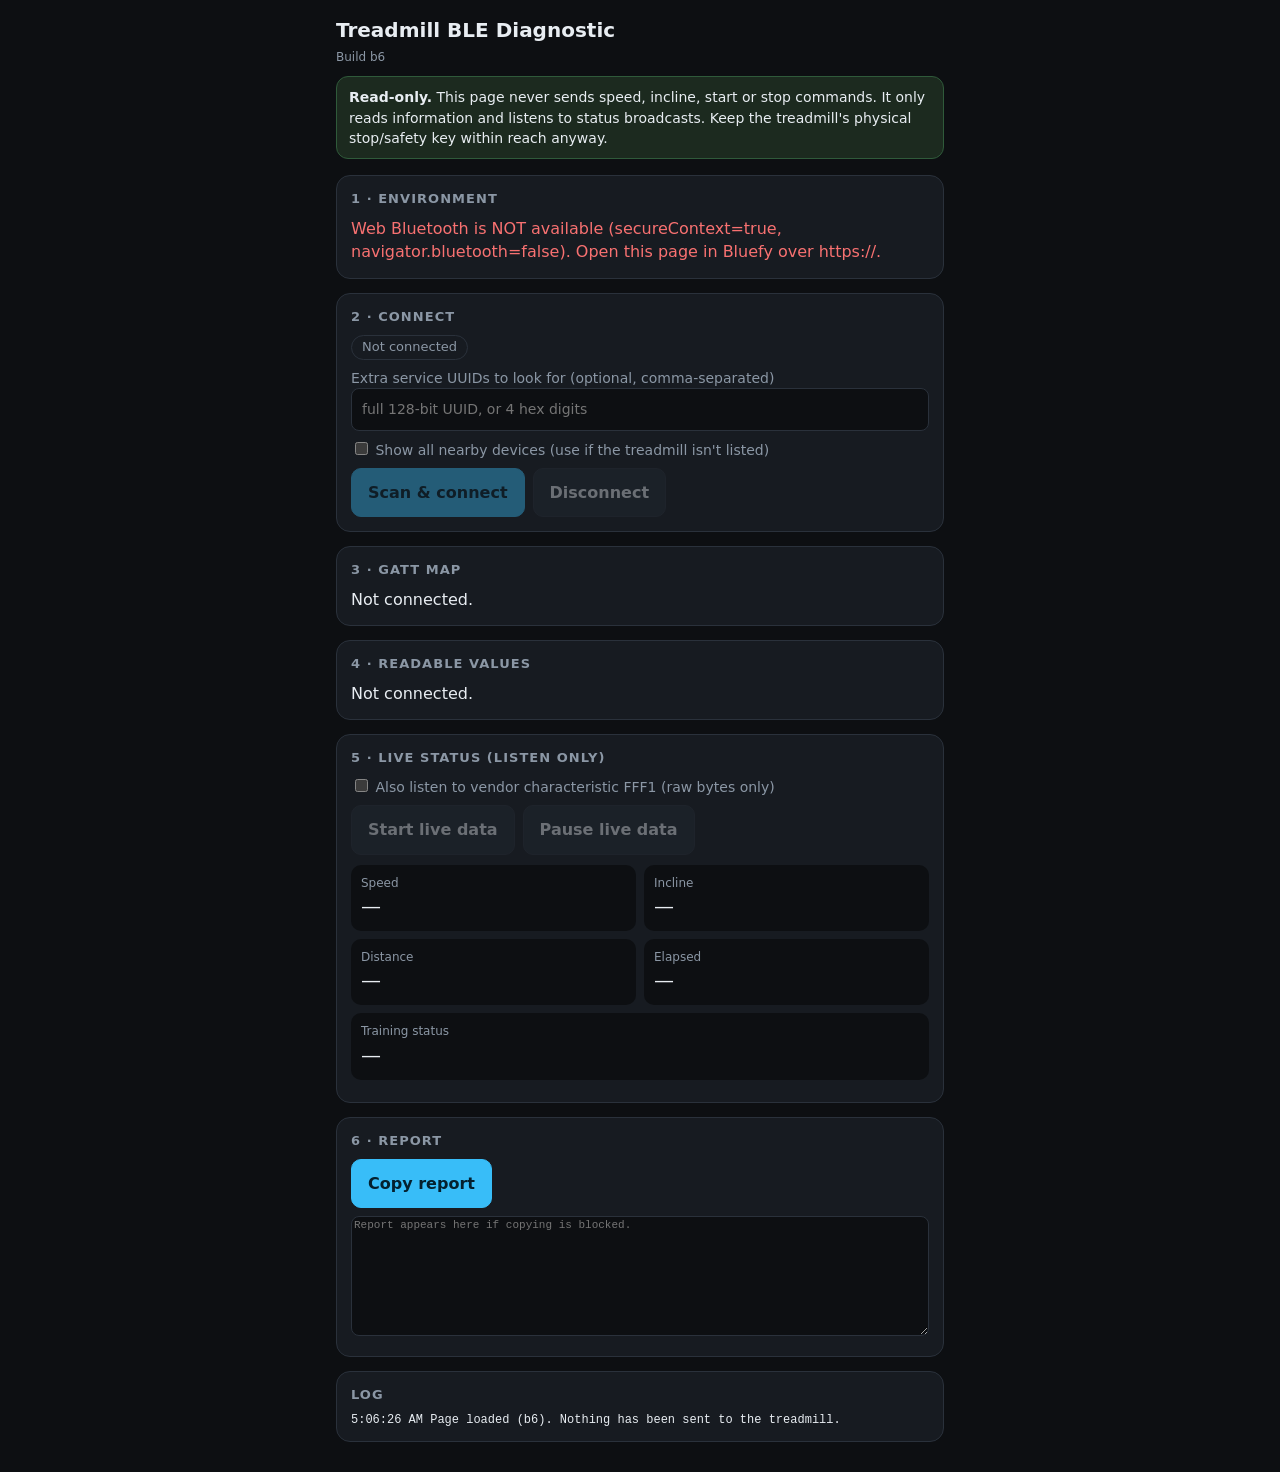
<file: diag/index.html>
<!doctype html>
<html lang="en">
<head>
<meta charset="utf-8">
<meta name="viewport" content="width=device-width, initial-scale=1">
<title>Treadmill BLE Diagnostic</title>
<style>
  :root { color-scheme: dark; --bg:#0d0f12; --card:#171b21; --line:#2a313b; --fg:#e8edf2; --dim:#8b97a5; --ok:#4ade80; --warn:#fbbf24; --err:#f87171; --accent:#38bdf8; }
  * { box-sizing: border-box; }
  body { margin:0; padding:16px; background:var(--bg); color:var(--fg); font:16px/1.45 -apple-system, system-ui, sans-serif; max-width:640px; margin-inline:auto; }
  h1 { font-size:20px; margin:0 0 4px; }
  h2 { font-size:13px; letter-spacing:.08em; text-transform:uppercase; color:var(--dim); margin:0 0 8px; }
  .banner { background:#1c2a1f; border:1px solid #2f5a3a; border-radius:12px; padding:10px 12px; margin:10px 0 16px; font-size:14px; }
  section { background:var(--card); border:1px solid var(--line); border-radius:14px; padding:14px; margin-bottom:14px; }
  button { font:inherit; font-weight:600; padding:12px 16px; border-radius:10px; border:1px solid var(--line); background:#222a33; color:var(--fg); min-height:48px; }
  button.primary { background:var(--accent); color:#04202e; border-color:var(--accent); }
  button:disabled { opacity:.4; }
  .row { display:flex; gap:8px; flex-wrap:wrap; margin-top:8px; }
  label { display:block; font-size:14px; color:var(--dim); margin-top:8px; }
  input[type=text] { width:100%; padding:10px; border-radius:8px; border:1px solid var(--line); background:#0d0f12; color:var(--fg); font:inherit; }
  .pill { display:inline-block; padding:2px 10px; border-radius:99px; border:1px solid var(--line); font-size:13px; color:var(--dim); }
  .pill.ok, .ok { color:var(--ok); } .warn { color:var(--warn); } .err { color:var(--err); }
  .grid { display:grid; grid-template-columns:1fr 1fr; gap:8px; }
  .big { background:#0d0f12; border-radius:10px; padding:10px; }
  .big small { color:var(--dim); display:block; font-size:12px; }
  .big div { font-size:20px; font-variant-numeric:tabular-nums; }
  .svc { font:13px ui-monospace, monospace; margin-top:8px; word-break:break-all; }
  .svc.missing, .chr.danger { color:var(--dim); }
  .chr { font:12px ui-monospace, monospace; margin-left:14px; color:var(--dim); word-break:break-all; }
  .read { margin-bottom:8px; font-size:14px; } .read b { display:block; } .read code { display:block; color:var(--dim); font-size:12px; word-break:break-all; }
  #log { font:12px ui-monospace, monospace; max-height:240px; overflow:auto; }
  #liveRaw { font:12px ui-monospace, monospace; color:var(--dim); margin-top:8px; word-break:break-all; }
  textarea { width:100%; height:120px; margin-top:8px; background:#0d0f12; color:var(--fg); border:1px solid var(--line); border-radius:8px; font:11px ui-monospace, monospace; }
</style>
</head>
<body>
<h1>Treadmill BLE Diagnostic</h1>
<div id="build" style="color:var(--dim);font-size:12px"></div>
<div class="banner"><b>Read-only.</b> This page never sends speed, incline, start or stop commands. It only reads information and listens to status broadcasts. Keep the treadmill's physical stop/safety key within reach anyway.</div>

<section>
  <h2>1 · Environment</h2>
  <div id="env">Checking…</div>
</section>

<section>
  <h2>2 · Connect</h2>
  <span id="state" class="pill">Not connected</span>
  <label>Extra service UUIDs to look for (optional, comma-separated)
    <input id="extra" type="text" placeholder="full 128-bit UUID, or 4 hex digits" autocapitalize="off" autocorrect="off">
  </label>
  <label><input id="all" type="checkbox"> Show all nearby devices (use if the treadmill isn't listed)</label>
  <div class="row">
    <button id="connect" class="primary">Scan &amp; connect</button>
    <button id="disconnect" disabled>Disconnect</button>
  </div>
</section>

<section>
  <h2>3 · GATT map</h2>
  <div id="gatt">Not connected.</div>
</section>

<section>
  <h2>4 · Readable values</h2>
  <div id="reads">Not connected.</div>
</section>

<section>
  <h2>5 · Live status (listen only)</h2>
  <label><input id="fff1" type="checkbox"> Also listen to vendor characteristic FFF1 (raw bytes only)</label>
  <div class="row">
    <button id="listen" disabled>Start live data</button>
    <button id="unlisten" disabled>Pause live data</button>
  </div>
  <div class="grid" style="margin-top:10px">
    <div class="big"><small>Speed</small><div id="vSpeed">—</div></div>
    <div class="big"><small>Incline</small><div id="vIncline">—</div></div>
    <div class="big"><small>Distance</small><div id="vDist">—</div></div>
    <div class="big"><small>Elapsed</small><div id="vTime">—</div></div>
    <div class="big" style="grid-column:span 2"><small>Training status</small><div id="vStatus">—</div></div>
  </div>
  <div id="liveRaw"></div>
</section>

<section>
  <h2>6 · Report</h2>
  <button id="copy" class="primary">Copy report</button>
  <textarea id="reportBox" placeholder="Report appears here if copying is blocked." readonly></textarea>
</section>

<section>
  <h2>Log</h2>
  <div id="log"></div>
</section>

<script type="module" src="./app.js?v=b6"></script>
</body>
</html>
</file>
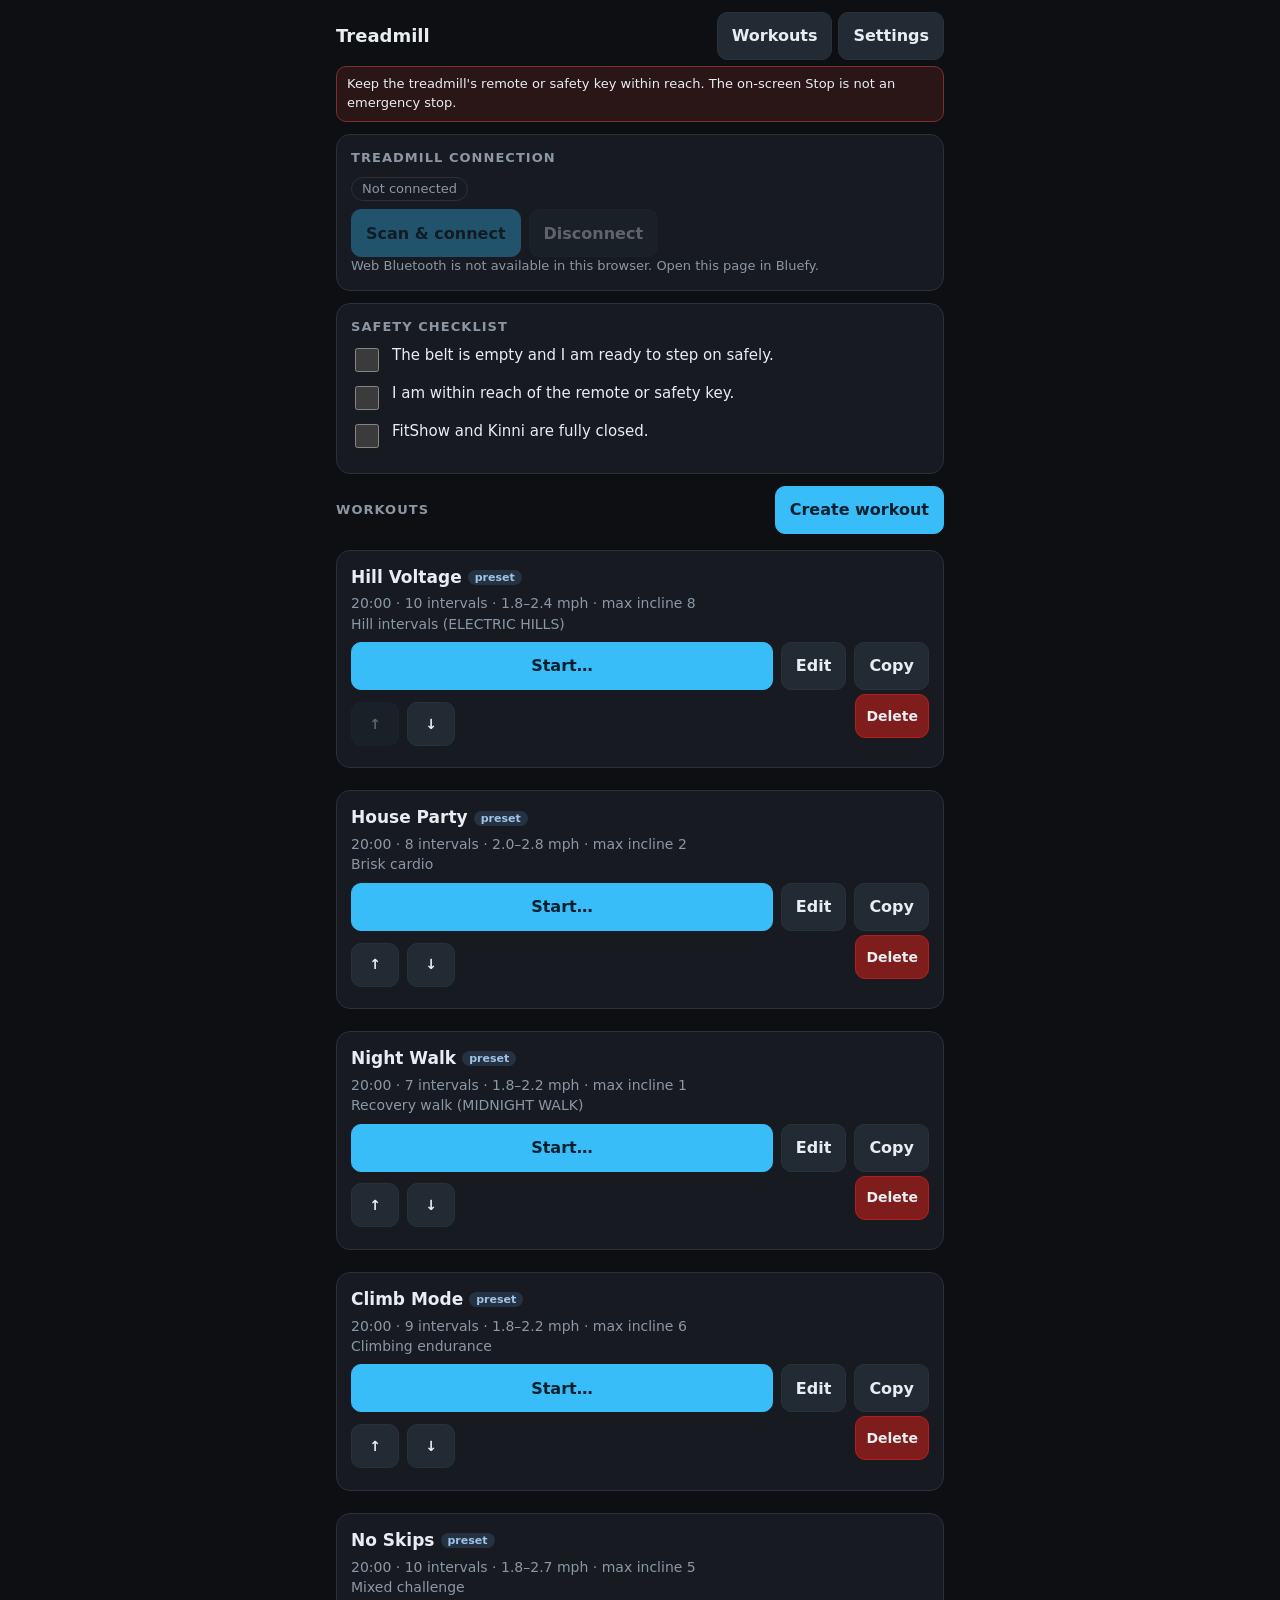
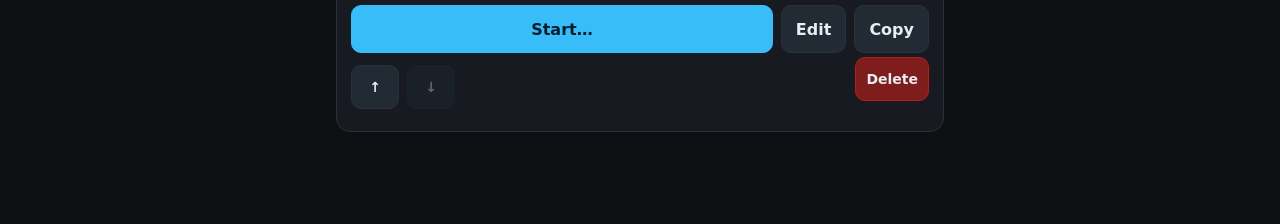
<file: site/app/index.html>
<!doctype html>
<html lang="en">
<head>
<meta charset="utf-8">
<meta name="viewport" content="width=device-width, initial-scale=1, viewport-fit=cover">
<meta name="color-scheme" content="dark">
<title>Treadmill</title>
<link rel="stylesheet" href="./style.css?v=a1">
</head>
<body>
<div id="app">
  <div id="shell"></div>
  <main id="view" aria-live="polite"></main>
</div>
<noscript>This app needs JavaScript.</noscript>
<script type="module" src="./main.js?v=a5"></script>
</body>
</html>
</file>
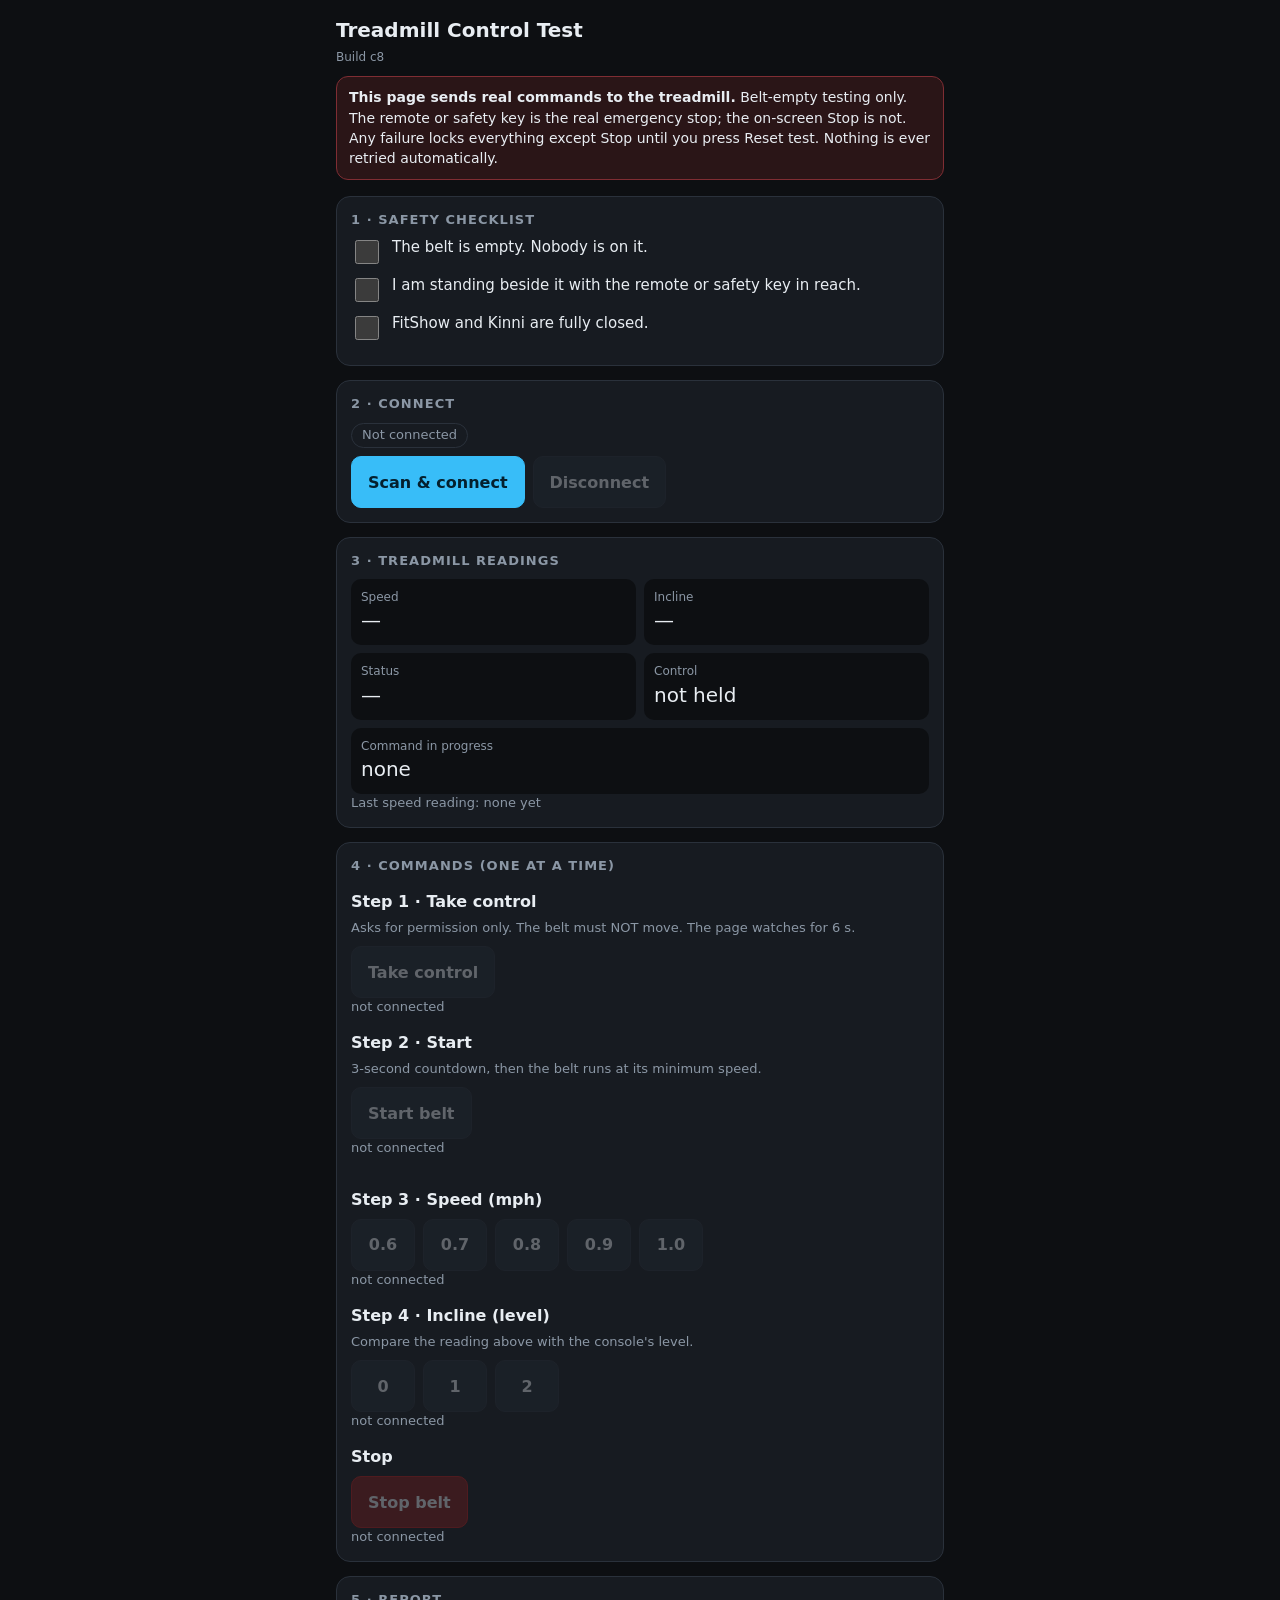
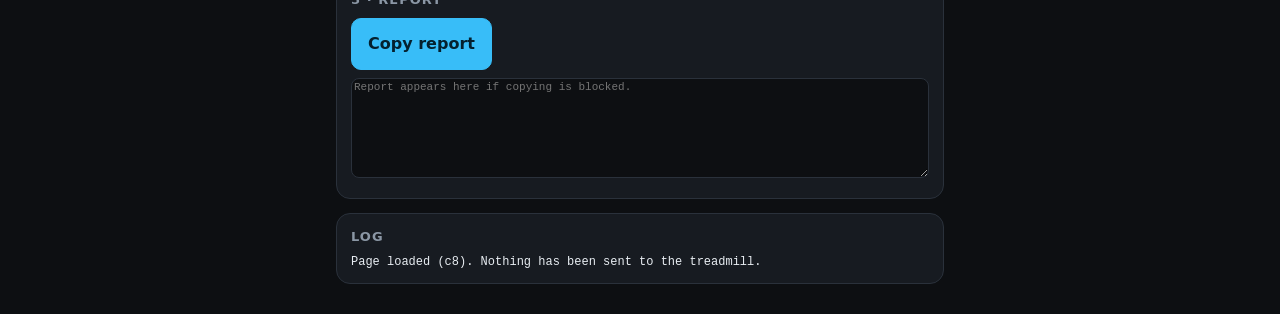
<file: site/control/index.html>
<!doctype html>
<html lang="en">
<head>
<meta charset="utf-8">
<meta name="viewport" content="width=device-width, initial-scale=1">
<title>Treadmill Control Test (belt empty)</title>
<style>
  :root { color-scheme: dark; --bg:#0d0f12; --card:#171b21; --line:#2a313b; --fg:#e8edf2; --dim:#8b97a5; --ok:#4ade80; --warn:#fbbf24; --err:#f87171; --accent:#38bdf8; }
  * { box-sizing: border-box; }
  body { margin:0; padding:16px; background:var(--bg); color:var(--fg); font:16px/1.45 -apple-system, system-ui, sans-serif; max-width:640px; margin-inline:auto; }
  h1 { font-size:20px; margin:0 0 4px; }
  h2 { font-size:13px; letter-spacing:.08em; text-transform:uppercase; color:var(--dim); margin:0 0 8px; }
  .banner { background:#2a1517; border:1px solid #7f2d33; border-radius:12px; padding:10px 12px; margin:10px 0 16px; font-size:14px; }
  .lock { background:#3a1215; border:2px solid var(--err); border-radius:12px; padding:12px; margin-bottom:14px; }
  .lock b { color:var(--err); font-size:18px; display:block; }
  section { background:var(--card); border:1px solid var(--line); border-radius:14px; padding:14px; margin-bottom:14px; }
  button { font:inherit; font-weight:600; padding:12px 16px; border-radius:10px; border:1px solid var(--line); background:#222a33; color:var(--fg); min-height:52px; min-width:64px; }
  button.primary { background:var(--accent); color:#04202e; border-color:var(--accent); }
  button.danger { background:#7f1d1d; border-color:#b91c1c; }
  button:disabled { opacity:.35; }
  button.attn { outline:3px solid var(--warn); outline-offset:2px; }
  .row { display:flex; gap:8px; flex-wrap:wrap; margin-top:8px; }
  label.chk { display:flex; gap:10px; align-items:flex-start; margin:8px 0; font-size:15px; }
  label.chk input { width:24px; height:24px; flex:none; }
  .pill { display:inline-block; padding:2px 10px; border-radius:99px; border:1px solid var(--line); font-size:13px; color:var(--dim); }
  .pill.ok, .ok { color:var(--ok); } .warn { color:var(--warn); } .err { color:var(--err); }
  .grid { display:grid; grid-template-columns:1fr 1fr; gap:8px; }
  .big { background:#0d0f12; border-radius:10px; padding:10px; }
  .big small { color:var(--dim); display:block; font-size:12px; }
  .big div { font-size:20px; font-variant-numeric:tabular-nums; }
  .step { margin-top:14px; } .step b { display:block; margin-bottom:2px; }
  .why { color:var(--dim); font-size:13px; min-height:1.2em; }
  #log { font:12px ui-monospace, monospace; max-height:260px; overflow:auto; }
  #log .err { color:var(--err); }
  textarea { width:100%; height:100px; margin-top:8px; background:#0d0f12; color:var(--fg); border:1px solid var(--line); border-radius:8px; font:11px ui-monospace, monospace; }
</style>
</head>
<body>
<h1>Treadmill Control Test</h1>
<div id="build" style="color:var(--dim);font-size:12px"></div>
<div class="banner"><b>This page sends real commands to the treadmill.</b> Belt-empty testing only. The remote or safety key is the real emergency stop; the on-screen Stop is not. Any failure locks everything except Stop until you press Reset test. Nothing is ever retried automatically.</div>

<div id="lock" class="lock" hidden>
  <b id="lockReason"></b>
  <div id="lockDetail"></div>
  <div id="recoveryHelp" hidden style="margin-top:10px">
    <b style="font-size:16px">RECOVERY: the belt is moving</b>
    The remote or safety key is the fastest way to stop it. From this page: <b style="display:inline;font-size:inherit">1.</b> tap <i>Take control</i> and wait for "none", then <b style="display:inline;font-size:inherit">2.</b> tap <i>Stop belt</i>. Start, speed and incline stay disabled. Nothing runs by itself.
  </div>
  <div class="row"><button id="reset">Reset test</button></div>
</div>

<section>
  <h2>1 · Safety checklist</h2>
  <label class="chk"><input type="checkbox" class="arm"> The belt is empty. Nobody is on it.</label>
  <label class="chk"><input type="checkbox" class="arm"> I am standing beside it with the remote or safety key in reach.</label>
  <label class="chk"><input type="checkbox" class="arm"> FitShow and Kinni are fully closed.</label>
</section>

<section>
  <h2>2 · Connect</h2>
  <span id="state" class="pill">Not connected</span>
  <div class="row">
    <button id="connect" class="primary">Scan &amp; connect</button>
    <button id="disconnect" disabled>Disconnect</button>
  </div>
</section>

<section>
  <h2>3 · Treadmill readings</h2>
  <div class="grid">
    <div class="big"><small>Speed</small><div id="vSpeed">—</div></div>
    <div class="big"><small>Incline</small><div id="vIncline">—</div></div>
    <div class="big"><small>Status</small><div id="vStatus">—</div></div>
    <div class="big"><small>Control</small><div id="vControl">not held</div></div>
    <div class="big" style="grid-column:span 2"><small>Command in progress</small><div id="vPending">none</div></div>
  </div>
  <div class="why" id="vAge">Last speed reading: none yet</div>
</section>

<section>
  <h2>4 · Commands (one at a time)</h2>
  <div class="step"><b>Step 1 · Take control</b><span class="why">Asks for permission only. The belt must NOT move. The page watches for 6 s.</span>
    <div class="row"><button id="bControl" disabled>Take control</button></div><div class="why" id="wControl"></div></div>
  <div class="step"><b>Step 2 · Start</b><span class="why">3-second countdown, then the belt runs at its minimum speed.</span>
    <div class="row"><button id="bStart" disabled>Start belt</button></div><div class="why" id="wStart"></div><div class="why warn" id="startWarn"></div></div>
  <div class="step"><b>Step 3 · Speed (mph)</b>
    <div class="row" id="speedRow"></div><div class="why" id="wSpeed"></div></div>
  <div class="step"><b>Step 4 · Incline (level)</b><span class="why">Compare the reading above with the console's level.</span>
    <div class="row" id="inclineRow"></div><div class="why" id="wIncline"></div></div>
  <div class="step"><b>Stop</b>
    <div class="row"><button id="bStop" class="danger" disabled>Stop belt</button></div><div class="why" id="wStop"></div></div>
</section>

<section>
  <h2>5 · Report</h2>
  <button id="copy" class="primary">Copy report</button>
  <textarea id="reportBox" placeholder="Report appears here if copying is blocked." readonly></textarea>
</section>

<section>
  <h2>Log</h2>
  <div id="log"></div>
</section>

<script type="module" src="./app.js?v=c8"></script>
</body>
</html>
</file>
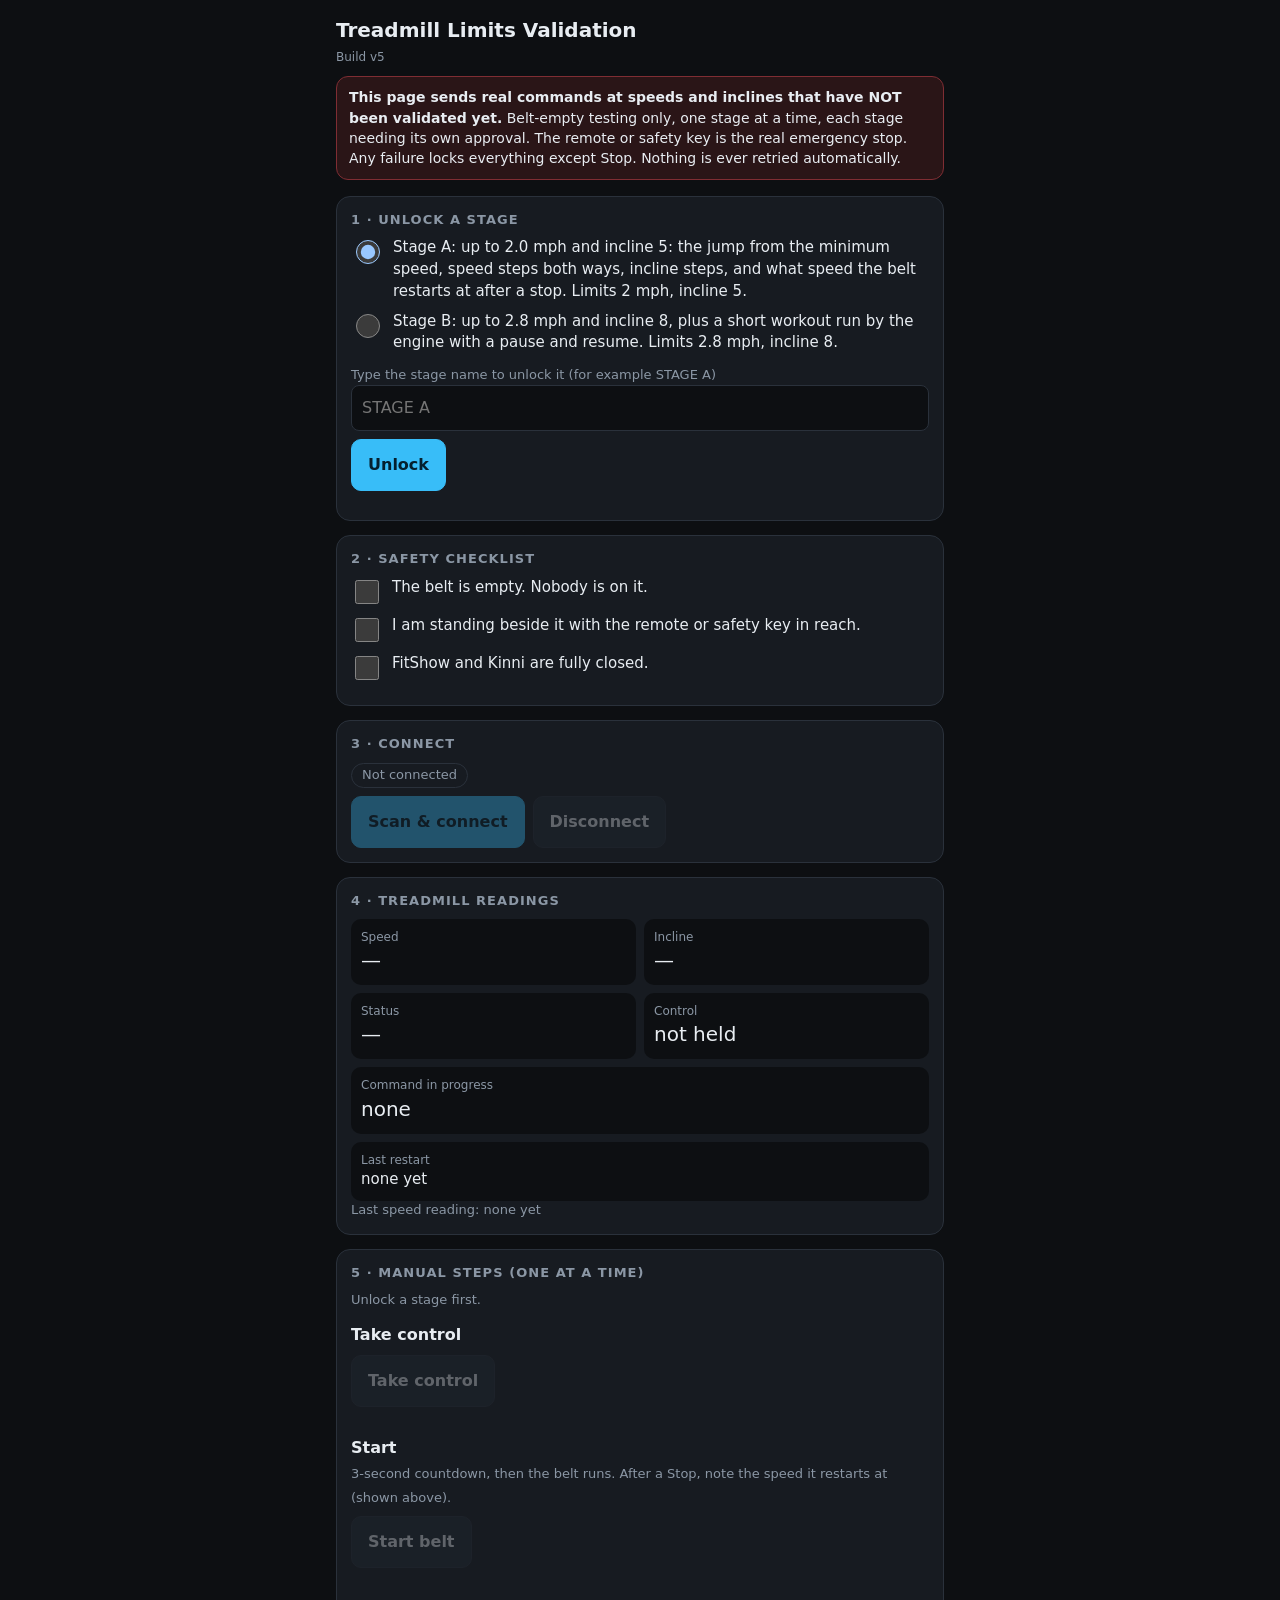
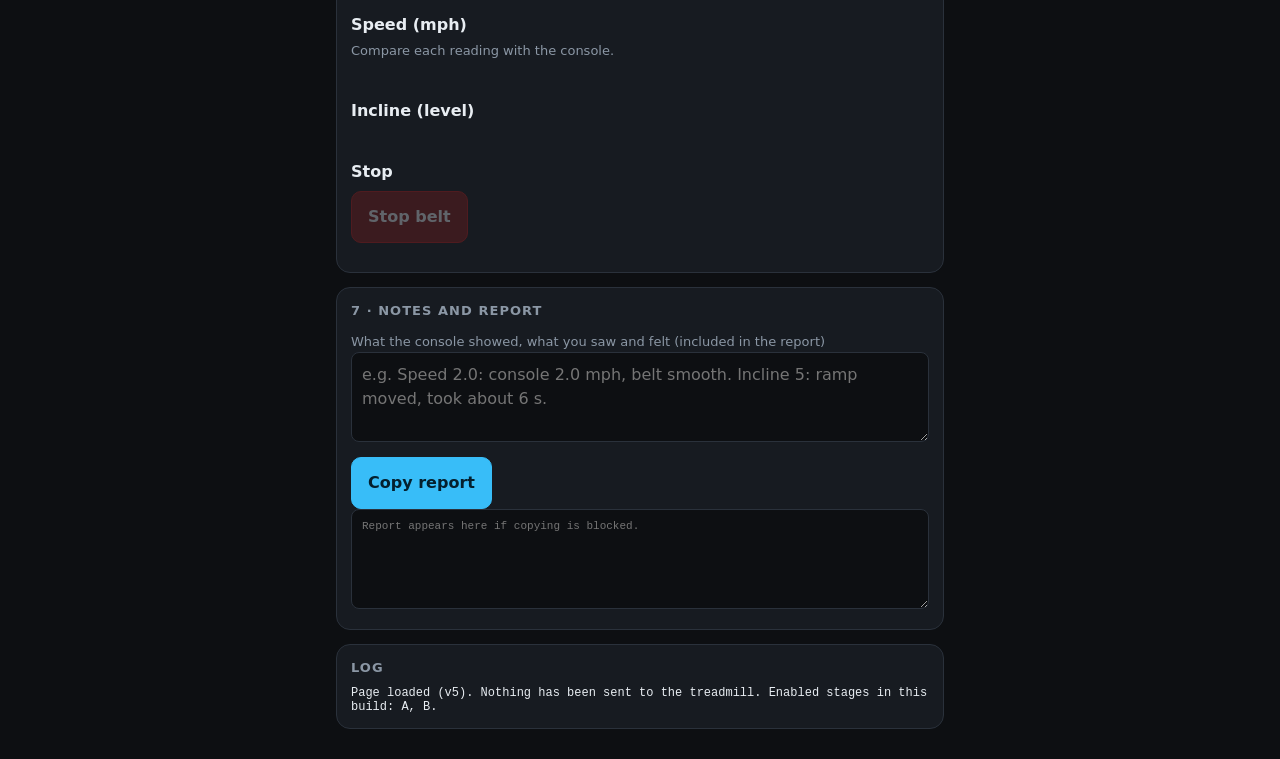
<file: site/validate/index.html>
<!doctype html>
<html lang="en">
<head>
<meta charset="utf-8">
<meta name="viewport" content="width=device-width, initial-scale=1">
<title>Treadmill Limits Validation (belt empty)</title>
<style>
  :root { color-scheme: dark; --bg:#0d0f12; --card:#171b21; --line:#2a313b; --fg:#e8edf2; --dim:#8b97a5; --ok:#4ade80; --warn:#fbbf24; --err:#f87171; --accent:#38bdf8; }
  * { box-sizing: border-box; }
  body { margin:0; padding:16px; background:var(--bg); color:var(--fg); font:16px/1.45 -apple-system, system-ui, sans-serif; max-width:640px; margin-inline:auto; }
  h1 { font-size:20px; margin:0 0 4px; }
  h2 { font-size:13px; letter-spacing:.08em; text-transform:uppercase; color:var(--dim); margin:0 0 8px; }
  .banner { background:#2a1517; border:1px solid #7f2d33; border-radius:12px; padding:10px 12px; margin:10px 0 16px; font-size:14px; }
  .lock { background:#3a1215; border:2px solid var(--err); border-radius:12px; padding:12px; margin-bottom:14px; }
  .lock b.t { color:var(--err); font-size:18px; display:block; }
  section { background:var(--card); border:1px solid var(--line); border-radius:14px; padding:14px; margin-bottom:14px; }
  button { font:inherit; font-weight:600; padding:12px 16px; border-radius:10px; border:1px solid var(--line); background:#222a33; color:var(--fg); min-height:52px; min-width:64px; }
  button.primary { background:var(--accent); color:#04202e; border-color:var(--accent); }
  button.danger { background:#7f1d1d; border-color:#b91c1c; }
  button:disabled { opacity:.35; }
  button.attn { outline:3px solid var(--warn); outline-offset:2px; }
  .row { display:flex; gap:8px; flex-wrap:wrap; margin-top:8px; }
  label.chk { display:flex; gap:10px; align-items:flex-start; margin:8px 0; font-size:15px; }
  label.chk input { width:24px; height:24px; flex:none; }
  input[type=text], textarea { width:100%; padding:10px; border-radius:8px; border:1px solid var(--line); background:#0d0f12; color:var(--fg); font:inherit; }
  textarea { height:90px; }
  .pill { display:inline-block; padding:2px 10px; border-radius:99px; border:1px solid var(--line); font-size:13px; color:var(--dim); }
  .pill.ok, .ok { color:var(--ok); } .warn { color:var(--warn); } .err { color:var(--err); }
  .grid { display:grid; grid-template-columns:1fr 1fr; gap:8px; }
  .big { background:#0d0f12; border-radius:10px; padding:10px; }
  .big small { color:var(--dim); display:block; font-size:12px; }
  .big div { font-size:20px; font-variant-numeric:tabular-nums; }
  .step { margin-top:14px; } .step b { display:block; margin-bottom:2px; }
  .why { color:var(--dim); font-size:13px; min-height:1.2em; }
  #log { font:12px ui-monospace, monospace; max-height:260px; overflow:auto; }
  #log .err { color:var(--err); }
  #reportBox { height:100px; font:11px ui-monospace, monospace; }
</style>
</head>
<body>
<h1>Treadmill Limits Validation</h1>
<div id="build" style="color:var(--dim);font-size:12px"></div>
<div class="banner"><b>This page sends real commands at speeds and inclines that have NOT been validated yet.</b> Belt-empty testing only, one stage at a time, each stage needing its own approval. The remote or safety key is the real emergency stop. Any failure locks everything except Stop. Nothing is ever retried automatically.</div>

<div id="lock" class="lock" hidden>
  <b class="t" id="lockReason"></b>
  <div id="lockDetail"></div>
  <div id="recoveryHelp" hidden style="margin-top:10px">
    <b>RECOVERY: the belt is moving.</b> The remote or safety key is the fastest way to stop it. From this page: tap <i>Take control</i>, wait for "none", then tap <i>Stop belt</i>. Nothing else is offered and nothing runs by itself.
  </div>
  <div class="row"><button id="reset" disabled>Reset test</button></div>
</div>

<section>
  <h2>1 · Unlock a stage</h2>
  <div id="stageList"></div>
  <label class="why" for="unlockInput">Type the stage name to unlock it (for example STAGE A)</label>
  <input id="unlockInput" type="text" autocapitalize="characters" autocorrect="off" spellcheck="false" placeholder="STAGE A">
  <div class="row"><button id="unlockBtn" class="primary">Unlock</button></div>
  <div class="why" id="unlockMsg"></div>
</section>

<section>
  <h2>2 · Safety checklist</h2>
  <label class="chk"><input type="checkbox" class="arm"> The belt is empty. Nobody is on it.</label>
  <label class="chk"><input type="checkbox" class="arm"> I am standing beside it with the remote or safety key in reach.</label>
  <label class="chk"><input type="checkbox" class="arm"> FitShow and Kinni are fully closed.</label>
</section>

<section>
  <h2>3 · Connect</h2>
  <span id="state" class="pill">Not connected</span>
  <div class="row">
    <button id="connect" class="primary" disabled>Scan &amp; connect</button>
    <button id="disconnect" disabled>Disconnect</button>
  </div>
</section>

<section>
  <h2>4 · Treadmill readings</h2>
  <div class="grid">
    <div class="big"><small>Speed</small><div id="vSpeed">—</div></div>
    <div class="big"><small>Incline</small><div id="vIncline">—</div></div>
    <div class="big"><small>Status</small><div id="vStatus">—</div></div>
    <div class="big"><small>Control</small><div id="vControl">not held</div></div>
    <div class="big" style="grid-column:span 2"><small>Command in progress</small><div id="vPending">none</div></div>
    <div class="big" style="grid-column:span 2"><small>Last restart</small><div id="vRestart" style="font-size:15px">none yet</div></div>
  </div>
  <div class="why" id="vAge">Last speed reading: none yet</div>
</section>

<section>
  <h2>5 · Manual steps (one at a time)</h2>
  <div class="why" id="limitsNote">Unlock a stage first.</div>
  <div class="step"><b>Take control</b><div class="row"><button id="bControl" disabled>Take control</button></div><div class="why" id="wControl"></div></div>
  <div class="step"><b>Start</b><span class="why">3-second countdown, then the belt runs. After a Stop, note the speed it restarts at (shown above).</span>
    <div class="row"><button id="bStart" disabled>Start belt</button></div><div class="why" id="wStart"></div><div class="why warn" id="startWarn"></div></div>
  <div class="step"><b>Speed (mph)</b><span class="why">Compare each reading with the console.</span>
    <div class="row" id="speedRow"></div><div class="why" id="wSpeed"></div></div>
  <div class="step"><b>Incline (level)</b><div class="row" id="inclineRow"></div><div class="why" id="wIncline"></div></div>
  <div class="step"><b>Stop</b><div class="row"><button id="bStop" class="danger" disabled>Stop belt</button></div><div class="why" id="wStop"></div></div>
</section>

<section id="enginePanel" hidden>
  <h2>6 · Short workout run (engine)</h2>
  <div class="why">Runs a short interval workout through the workout engine, including a pause and resume. Manual steps are disabled while it is active.</div>
  <div class="grid" style="margin-top:8px">
    <div class="big"><small>Workout state</small><div id="eState">—</div></div>
    <div class="big"><small>Elapsed / total</small><div id="eTime">—</div></div>
    <div class="big" style="grid-column:span 2"><small>Interval</small><div id="eInterval" style="font-size:15px">—</div></div>
  </div>
  <div class="row">
    <button id="eLoad" disabled>Load workout</button>
    <button id="eBegin" disabled>Start workout</button>
    <button id="ePause" disabled>Pause</button>
    <button id="eResume" disabled>Resume</button>
    <button id="eStop" class="danger" disabled>Stop workout</button>
    <button id="eAck" disabled>Belt is stopped: close fault</button>
  </div>
  <div class="why warn" id="beginWarn"></div>
  <div class="why" id="eNote"></div>
</section>

<section>
  <h2>7 · Notes and report</h2>
  <label class="why" for="notes">What the console showed, what you saw and felt (included in the report)</label>
  <textarea id="notes" placeholder="e.g. Speed 2.0: console 2.0 mph, belt smooth. Incline 5: ramp moved, took about 6 s."></textarea>
  <div class="row"><button id="copy" class="primary">Copy report</button></div>
  <textarea id="reportBox" readonly placeholder="Report appears here if copying is blocked."></textarea>
</section>

<section>
  <h2>Log</h2>
  <div id="log"></div>
</section>

<script type="module" src="./app.js?v=v5"></script>
</body>
</html>
</file>
<file: site/app/style.css>
:root { color-scheme: dark; --bg:#0d0f12; --card:#171b21; --card2:#1d232b; --line:#2a313b; --fg:#e8edf2; --dim:#8b97a5; --ok:#4ade80; --warn:#fbbf24; --err:#f87171; --info:#38bdf8; --accent:#38bdf8; }
* { box-sizing: border-box; -webkit-tap-highlight-color: transparent; }
[hidden] { display: none !important; } /* my button/row styles set display, which would otherwise override the hidden attribute */
html { -webkit-text-size-adjust: 100%; }
body { margin:0; background:var(--bg); color:var(--fg); font:16px/1.45 -apple-system, system-ui, sans-serif; }
#app { max-width:640px; margin:0 auto; padding:12px 16px 80px; }
header.top { display:flex; align-items:center; justify-content:space-between; gap:8px; margin-bottom:6px; }
header.top h1 { font-size:18px; margin:0; }
header.top nav { display:flex; gap:6px; }
.strip { background:#2a1517; border:1px solid #7f2d33; border-radius:10px; padding:8px 10px; font-size:13px; margin-bottom:12px; }
h2 { font-size:13px; letter-spacing:.08em; text-transform:uppercase; color:var(--dim); margin:0 0 8px; }
h3 { font-size:17px; margin:0 0 4px; }
section.card, .card { background:var(--card); border:1px solid var(--line); border-radius:14px; padding:14px; margin-bottom:12px; }
.card.inner { background:var(--card2); margin-bottom:8px; }
button, .btn { font:inherit; font-weight:600; padding:10px 14px; border-radius:10px; border:1px solid var(--line); background:#222a33; color:var(--fg); min-height:48px; min-width:48px; cursor:pointer; text-decoration:none; display:inline-flex; align-items:center; justify-content:center; }
button.primary { background:var(--accent); color:#04202e; border-color:var(--accent); }
button.danger { background:#7f1d1d; border-color:#b91c1c; }
button.small { min-height:44px; padding:6px 10px; font-size:14px; }
button:disabled { opacity:.35; cursor:default; }
button.attn { outline:3px solid var(--warn); outline-offset:2px; }
.row { display:flex; gap:8px; flex-wrap:wrap; align-items:center; margin-top:8px; }
.row.tight { margin-top:4px; }
.grow { flex:1; }
.pill { display:inline-block; padding:2px 10px; border-radius:99px; border:1px solid var(--line); font-size:13px; color:var(--dim); }
.pill.ok { color:var(--ok); border-color:#245c3a; } .pill.err { color:var(--err); } .pill.warn { color:var(--warn); }
.badge { font-size:11px; padding:1px 7px; border-radius:99px; background:#243242; color:#9fc4e8; margin-left:6px; vertical-align:middle; }
.why { color:var(--dim); font-size:13px; min-height:1.2em; } .why.warn { color:var(--warn); }
.ok { color:var(--ok); } .err { color:var(--err); } .warn { color:var(--warn); }
label.chk { display:flex; gap:10px; align-items:flex-start; margin:8px 0; font-size:15px; }
label.chk input { width:24px; height:24px; flex:none; }
input[type=text], textarea, select { width:100%; padding:10px; border-radius:8px; border:1px solid var(--line); background:#0d0f12; color:var(--fg); font:inherit; }
textarea { min-height:90px; font-family:inherit; }
.banner { border-radius:12px; padding:12px; margin-bottom:12px; border:2px solid var(--line); }
.banner b { display:block; font-size:18px; margin-bottom:2px; }
.banner.danger { background:#3a1215; border-color:var(--err); } .banner.danger b { color:var(--err); }
.banner.warn { background:#352a0c; border-color:var(--warn); } .banner.warn b { color:var(--warn); }
.banner.ok { background:#10301d; border-color:var(--ok); } .banner.ok b { color:var(--ok); }
.banner.info { background:#0e2633; border-color:var(--info); } .banner.info b { color:var(--info); }
.big-clock { font-size:72px; font-weight:700; text-align:center; font-variant-numeric:tabular-nums; line-height:1.05; margin:4px 0; }
.sub { text-align:center; color:var(--dim); font-size:14px; }
.bar { height:12px; background:#0d0f12; border:1px solid var(--line); border-radius:99px; overflow:hidden; margin:10px 0; }
.bar > div { height:100%; background:var(--accent); transition:width .25s linear; }
.kv { display:grid; grid-template-columns:1fr 1fr; gap:8px; }
.kv .cell { background:#0d0f12; border-radius:10px; padding:10px; }
.kv .cell small { color:var(--dim); display:block; font-size:12px; }
.kv .cell div { font-size:20px; font-variant-numeric:tabular-nums; }
.adjust { display:grid; grid-template-columns:1fr auto auto; gap:8px; align-items:center; margin-top:8px; }
.adjust span { font-size:15px; }
.interval { display:grid; gap:8px; }
.interval .head { display:flex; gap:6px; align-items:center; flex-wrap:wrap; }
.interval .head select { flex:1 1 130px; width:auto; min-width:0; }
.stepper { display:flex; align-items:center; gap:6px; flex-wrap:wrap; }
.stepper .val { min-width:56px; text-align:center; font-size:18px; font-variant-numeric:tabular-nums; }
.stepper small { color:var(--dim); flex:0 0 100%; }
.stepper button.small { min-width:44px; padding:6px 8px; }
.interval .head button.small { min-width:44px; padding:6px 8px; }
.cards { display:grid; gap:10px; }
.workout-meta { color:var(--dim); font-size:14px; }
.log { font:12px ui-monospace, monospace; max-height:260px; overflow:auto; white-space:pre-wrap; word-break:break-all; }
.mono { font:12px ui-monospace, monospace; }
a { color:var(--accent); }
@media (max-width:420px) { .big-clock { font-size:60px; } }
</file>
